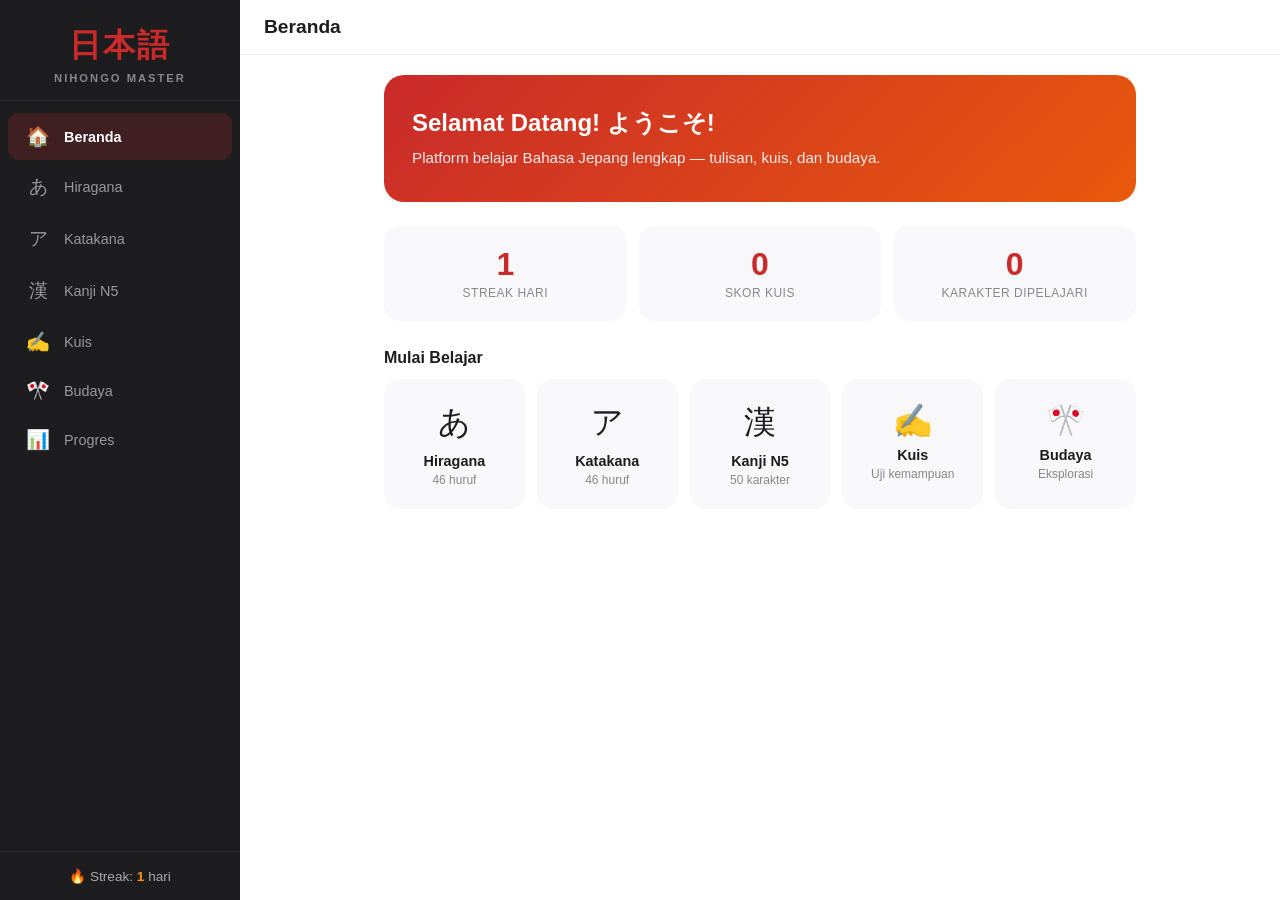
<file: index.html>
<!DOCTYPE html>
<html lang="id">
<head>
    <meta charset="UTF-8">
    <meta name="viewport" content="width=device-width, initial-scale=1.0, user-scalable=no">
    <title>Nihongo Master - Belajar Bahasa & Budaya Jepang</title>
    <link rel="stylesheet" href="style.css">
</head>
<body>
    <div id="app">
        <!-- ===== SIDEBAR NAVIGATION ===== -->
        <nav id="sidebar">
            <div class="sidebar-header">
                <span class="sidebar-logo">日本語</span>
                <span class="sidebar-sub">Nihongo Master</span>
            </div>
            <div class="sidebar-menu">
                <button class="nav-btn active" data-page="home"><span class="nav-icon">🏠</span> Beranda</button>
                <button class="nav-btn" data-page="hiragana"><span class="nav-icon">あ</span> Hiragana</button>
                <button class="nav-btn" data-page="katakana"><span class="nav-icon">ア</span> Katakana</button>
                <button class="nav-btn" data-page="kanji"><span class="nav-icon">漢</span> Kanji N5</button>
                <button class="nav-btn" data-page="quiz"><span class="nav-icon">✍</span> Kuis</button>
                <button class="nav-btn" data-page="culture"><span class="nav-icon">🎌</span> Budaya</button>
                <button class="nav-btn" data-page="progress"><span class="nav-icon">📊</span> Progres</button>
            </div>
            <div class="sidebar-streak">
                <span>🔥 Streak: <strong id="streak-count">0</strong> hari</span>
            </div>
        </nav>

        <!-- ===== OVERLAY for mobile sidebar ===== -->
        <div id="sidebar-overlay"></div>

        <!-- ===== MAIN CONTENT ===== -->
        <main id="main-content">

            <!-- ===== PAGE: HOME ===== -->
            <section class="page active" id="page-home">
                <div class="page-header">
                    <button class="hamburger" id="hamburger">☰</button>
                    <h1>Beranda</h1>
                    <div></div>
                </div>
                <div class="page-body">
                    <div class="hero-card">
                        <h2>Selamat Datang! ようこそ!</h2>
                        <p>Platform belajar Bahasa Jepang lengkap — tulisan, kuis, dan budaya.</p>
                    </div>
                    <div class="quick-stats">
                        <div class="stat-card">
                            <span class="stat-num" id="home-streak">0</span>
                            <span class="stat-label">Streak Hari</span>
                        </div>
                        <div class="stat-card">
                            <span class="stat-num" id="home-quiz-score">0</span>
                            <span class="stat-label">Skor Kuis</span>
                        </div>
                        <div class="stat-card">
                            <span class="stat-num" id="home-chars-learned">0</span>
                            <span class="stat-label">Karakter Dipelajari</span>
                        </div>
                    </div>
                    <div class="quick-modules">
                        <h3>Mulai Belajar</h3>
                        <div class="module-grid">
                            <div class="module-card" data-goto="hiragana">
                                <span class="module-emoji">あ</span>
                                <span class="module-name">Hiragana</span>
                                <span class="module-count">46 huruf</span>
                            </div>
                            <div class="module-card" data-goto="katakana">
                                <span class="module-emoji">ア</span>
                                <span class="module-name">Katakana</span>
                                <span class="module-count">46 huruf</span>
                            </div>
                            <div class="module-card" data-goto="kanji">
                                <span class="module-emoji">漢</span>
                                <span class="module-name">Kanji N5</span>
                                <span class="module-count">50 karakter</span>
                            </div>
                            <div class="module-card" data-goto="quiz">
                                <span class="module-emoji">✍</span>
                                <span class="module-name">Kuis</span>
                                <span class="module-count">Uji kemampuan</span>
                            </div>
                            <div class="module-card" data-goto="culture">
                                <span class="module-emoji">🎌</span>
                                <span class="module-name">Budaya</span>
                                <span class="module-count">Eksplorasi</span>
                            </div>
                        </div>
                    </div>
                </div>
            </section>

            <!-- ===== PAGE: HIRAGANA / KATAKANA / KANJI (Writing Canvas) ===== -->
            <section class="page" id="page-writing">
                <div class="page-header">
                    <button class="hamburger" id="hamburger-writing">☰</button>
                    <h1 id="writing-title">Hiragana</h1>
                    <div></div>
                </div>
                <div class="page-body writing-body">
                    <!-- Module selector tabs -->
                    <div class="writing-tabs">
                        <button class="writing-tab active" data-wtype="hiragana">Hiragana</button>
                        <button class="writing-tab" data-wtype="katakana">Katakana</button>
                        <button class="writing-tab" data-wtype="kanji">Kanji N5</button>
                    </div>
                    <div class="target-area">
                        <div class="target-char" id="writing-char">あ</div>
                        <div class="target-romaji" id="writing-romaji">[ a ]</div>
                    </div>
                    <div class="counter-area">
                        <span>Repetisi: <strong id="writing-counter">0</strong></span>
                        <span id="writing-progress">1/46</span>
                    </div>
                    <div class="canvas-wrapper" id="canvas-wrapper">
                        <canvas id="draw-canvas"></canvas>
                    </div>
                    <div class="writing-controls">
                        <button class="btn btn-nav" id="btn-prev">◀ Sebelum</button>
                        <button class="btn btn-danger" id="btn-clear">✕ Hapus</button>
                        <button class="btn btn-nav" id="btn-next">Berikut ▶</button>
                    </div>
                    <div class="writing-extra-controls">
                        <button class="btn btn-sm" id="btn-reset">↺ Reset Modul</button>
                        <button class="btn btn-sm btn-success" id="btn-check">✓ Cek Progres</button>
                    </div>
                </div>
            </section>

            <!-- ===== PAGE: QUIZ ===== -->
            <section class="page" id="page-quiz">
                <div class="page-header">
                    <button class="hamburger" id="hamburger-quiz">☰</button>
                    <h1>Kuis</h1>
                    <div></div>
                </div>
                <div class="page-body">
                    <div class="quiz-module-selector">
                        <button class="quiz-mod-btn active" data-qtype="hiragana">Hiragana</button>
                        <button class="quiz-mod-btn" data-qtype="katakana">Katakana</button>
                        <button class="quiz-mod-btn" data-qtype="kanji">Kanji</button>
                        <button class="quiz-mod-btn" data-qtype="mixed">Campuran</button>
                    </div>
                    <div id="quiz-start-screen">
                        <div class="quiz-info">
                            <h2>Uji Kemampuanmu!</h2>
                            <p>10 soal pilihan ganda. Dapatkan streak untuk skor maksimal!</p>
                            <div class="quiz-stats-bar">
                                <span>Skor Tertinggi: <strong id="quiz-highscore">0</strong></span>
                                <span>Streak: 🔥 <strong id="quiz-streak-display">0</strong></span>
                            </div>
                        </div>
                        <button class="btn btn-primary" id="btn-start-quiz">Mulai Kuis</button>
                    </div>
                    <div id="quiz-active-screen" class="hidden">
                        <div class="quiz-header">
                            <span>Soal <span id="q-num">1</span>/10</span>
                            <span>Skor: <span id="q-score">0</span></span>
                            <span>🔥 <span id="q-streak">0</span></span>
                        </div>
                        <div class="quiz-question" id="q-question">Huruf apa ini?</div>
                        <div class="quiz-char" id="q-char">あ</div>
                        <div class="quiz-options" id="q-options"></div>
                        <div class="quiz-feedback hidden" id="q-feedback"></div>
                    </div>
                    <div id="quiz-result-screen" class="hidden">
                        <h2>Hasil Kuis</h2>
                        <div class="result-score" id="result-score">0/10</div>
                        <div class="result-streak">🔥 Streak: <span id="result-streak">0</span></div>
                        <div class="result-msg" id="result-msg">Terus berlatih!</div>
                        <div class="result-actions">
                            <button class="btn btn-primary" id="btn-retry">Coba Lagi</button>
                            <button class="btn btn-nav" id="btn-quiz-home">Kembali</button>
                        </div>
                    </div>
                </div>
            </section>

            <!-- ===== PAGE: CULTURE ===== -->
            <section class="page" id="page-culture">
                <div class="page-header">
                    <button class="hamburger" id="hamburger-culture">☰</button>
                    <h1>Eksplorasi Budaya</h1>
                    <div></div>
                </div>
                <div class="page-body">
                    <div class="culture-tabs">
                        <button class="culture-tab active" data-ctab="etika">Etika</button>
                        <button class="culture-tab" data-ctab="sejarah">Sejarah</button>
                        <button class="culture-tab" data-ctab="popculture">Pop Culture</button>
                        <button class="culture-tab" data-ctab="tradisi">Tradisi</button>
                    </div>
                    <div id="culture-content" class="culture-content">
                        <!-- Dinamic content by JS -->
                    </div>
                </div>
            </section>

            <!-- ===== PAGE: PROGRESS ===== -->
            <section class="page" id="page-progress">
                <div class="page-header">
                    <button class="hamburger" id="hamburger-progress">☰</button>
                    <h1>Progres Belajar</h1>
                    <div></div>
                </div>
                <div class="page-body">
                    <div class="progress-stats">
                        <div class="pstat-card">
                            <span class="pstat-num" id="p-hiragana">0%</span>
                            <span class="pstat-label">Hiragana</span>
                        </div>
                        <div class="pstat-card">
                            <span class="pstat-num" id="p-katakana">0%</span>
                            <span class="pstat-label">Katakana</span>
                        </div>
                        <div class="pstat-card">
                            <span class="pstat-num" id="p-kanji">0%</span>
                            <span class="pstat-label">Kanji</span>
                        </div>
                    </div>
                    <div class="progress-detail">
                        <h3>Detail Karakter</h3>
                        <div id="progress-detail-list"></div>
                    </div>
                    <div class="progress-actions">
                        <button class="btn btn-danger" id="btn-reset-all">Reset Semua Data</button>
                    </div>
                </div>
            </section>

        </main>
    </div>
    <script src="app.js"></script>
</body>
</html>
</file>
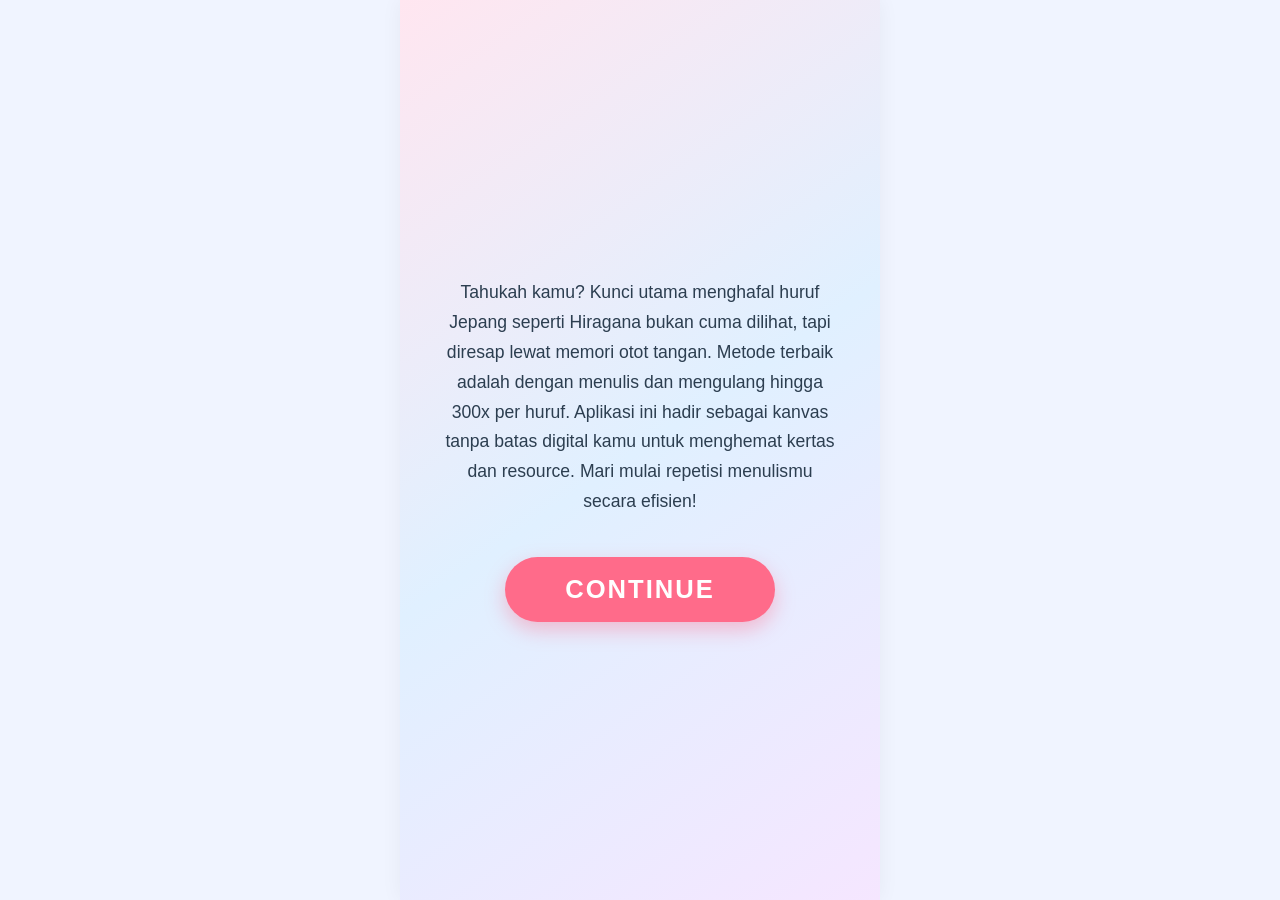
<file: hiragana.html>
<!DOCTYPE html>
<html lang="id">
<head>
    <meta charset="UTF-8">
    <meta name="viewport" content="width=device-width, initial-scale=1.0, user-scalable=no">
    <title>JP-Write - Latihan Menulis Hiragana</title>
    <style>
        /* Reset dasar */
        *, *::before, *::after {
            box-sizing: border-box;
            margin: 0;
            padding: 0;
        }

        body {
            font-family: 'Segoe UI', 'Helvetica Neue', Arial, sans-serif;
            background: #f0f4ff;
            min-height: 100vh;
            display: flex;
            justify-content: center;
            align-items: center;
            touch-action: manipulation;
        }

        #app {
            width: 100%;
            max-width: 480px;
            min-height: 100vh;
            background: white;
            box-shadow: 0 0 20px rgba(0,0,0,0.05);
            display: flex;
            flex-direction: column;
        }

        /* ===== Halaman 1: Intro ===== */
        #page-intro {
            display: flex;
            flex-direction: column;
            justify-content: center;
            align-items: center;
            min-height: 100vh;
            padding: 32px 24px;
            background: linear-gradient(145deg, #ffe6f0, #e0f0ff, #f5e6ff);
            text-align: center;
        }

        #page-intro.hidden {
            display: none;
        }

        .intro-text {
            font-size: 1.1rem;
            line-height: 1.7;
            color: #2c3e50;
            margin-bottom: 40px;
            max-width: 400px;
        }

        .btn-continue {
            background: #ff6b8a;
            color: white;
            border: none;
            border-radius: 40px;
            padding: 18px 60px;
            font-size: 1.6rem;
            font-weight: 700;
            letter-spacing: 2px;
            cursor: pointer;
            box-shadow: 0 8px 20px rgba(255,107,138,0.4);
            transition: transform 0.15s;
            touch-action: manipulation;
        }

        .btn-continue:active {
            transform: scale(0.96);
        }

        /* ===== Halaman 2: Kanvas Utama ===== */
        #page-main {
            display: none;
            flex-direction: column;
            flex: 1;
            min-height: 100vh;
            padding: 8px 12px;
            background: #fafcff;
        }

        #page-main.active {
            display: flex;
        }

        /* Header */
        .header {
            display: flex;
            justify-content: space-between;
            align-items: center;
            padding: 8px 0 4px;
        }

        .app-title {
            font-size: 1.8rem;
            font-weight: 800;
            color: #2c3e50;
            letter-spacing: 1px;
        }

        .progress-indicator {
            font-size: 1.4rem;
            font-weight: 600;
            color: #5a6b7a;
            background: #eef2f7;
            padding: 6px 16px;
            border-radius: 30px;
        }

        /* Target Area */
        .target-area {
            text-align: center;
            margin: 4px 0 8px;
        }

        .hiragana-char {
            font-size: 4.5rem;
            font-weight: 900;
            line-height: 1.2;
            color: #1a2633;
        }

        .romaji {
            font-size: 1.3rem;
            color: #6c7a8a;
            letter-spacing: 1px;
        }

        /* Counter Area */
        .counter-area {
            text-align: center;
            font-size: 1.4rem;
            font-weight: 600;
            color: #3b5064;
            margin-bottom: 6px;
        }

        .counter-area span {
            background: #e9eff6;
            padding: 4px 18px;
            border-radius: 40px;
        }

        /* Canvas Container */
        .canvas-wrapper {
            position: relative;
            flex: 1;
            min-height: 240px;
            background: white;
            border-radius: 20px;
            box-shadow: inset 0 2px 8px rgba(0,0,0,0.05);
            margin-bottom: 8px;
            touch-action: none; /* mencegah scroll saat menggambar */
        }

        .canvas-wrapper canvas {
            display: block;
            width: 100%;
            height: 100%;
            border-radius: 20px;
            background: white;
            touch-action: none;
        }

        /* Control Buttons */
        .controls {
            display: flex;
            justify-content: space-between;
            align-items: center;
            gap: 8px;
            padding: 8px 0 16px;
        }

        .btn-nav {
            background: #e4e9f0;
            border: none;
            border-radius: 30px;
            padding: 14px 20px;
            font-size: 1.2rem;
            font-weight: 700;
            color: #2c3e50;
            cursor: pointer;
            flex: 1;
            transition: background 0.1s;
            touch-action: manipulation;
        }

        .btn-nav:active {
            background: #cfd8e3;
        }

        .btn-delete {
            background: #ff3b5c;
            color: white;
            border: none;
            border-radius: 40px;
            padding: 20px 28px;
            font-size: 1.6rem;
            font-weight: 800;
            cursor: pointer;
            flex: 2;
            box-shadow: 0 4px 12px rgba(255,59,92,0.3);
            transition: transform 0.1s;
            touch-action: manipulation;
        }

        .btn-delete:active {
            transform: scale(0.95);
        }

        /* Responsive fine-tuning */
        @media (max-width: 360px) {
            .hiragana-char { font-size: 3.8rem; }
            .btn-delete { font-size: 1.4rem; padding: 18px 20px; }
            .btn-nav { font-size: 1rem; padding: 12px 8px; }
            .intro-text { font-size: 1rem; }
        }
    </style>
</head>
<body>
    <div id="app">
        <!-- Halaman Intro -->
        <div id="page-intro">
            <p class="intro-text">
                Tahukah kamu? Kunci utama menghafal huruf Jepang seperti Hiragana bukan cuma dilihat, tapi diresap lewat memori otot tangan. Metode terbaik adalah dengan menulis dan mengulang hingga 300x per huruf. Aplikasi ini hadir sebagai kanvas tanpa batas digital kamu untuk menghemat kertas dan resource. Mari mulai repetisi menulismu secara efisien!
            </p>
            <button id="btn-continue" class="btn-continue">CONTINUE</button>
        </div>

        <!-- Halaman Kanvas Utama -->
        <div id="page-main">
            <div class="header">
                <div class="app-title">JP-Write</div>
                <div class="progress-indicator" id="progress">1/5</div>
            </div>

            <div class="target-area">
                <div class="hiragana-char" id="hiragana-char">あ</div>
                <div class="romaji" id="romaji">[ a ]</div>
            </div>

            <div class="counter-area">
                <span>Repetisi Tulis: <span id="counter">0</span> / 300</span>
            </div>

            <div class="canvas-wrapper" id="canvas-wrapper">
                <canvas id="draw-canvas"></canvas>
            </div>

            <div class="controls">
                <button id="btn-prev" class="btn-nav">&lt; PREV</button>
                <button id="btn-clear" class="btn-delete">HAPUS</button>
                <button id="btn-next" class="btn-nav">NEXT &gt;</button>
            </div>
        </div>
    </div>

    <script>
        (function() {
            'use strict';

            // ===== Data =====
            // ===== GANTI BAGIAN INI DI ACODE KAMU =====
const hiraganaList = [
    // Baris Vokal (A-I-U-E-O)
    { char: 'あ', romaji: 'a' }, { char: 'い', romaji: 'i' }, { char: 'う', romaji: 'u' }, { char: 'え', romaji: 'e' }, { char: 'お', romaji: 'o' },
    // Baris K (Ka-Ki-Ku-Ke-Ko)
    { char: 'か', romaji: 'ka' }, { char: 'き', romaji: 'ki' }, { char: 'く', romaji: 'ku' }, { char: 'け', romaji: 'ke' }, { char: 'こ', romaji: 'ko' },
    // Baris S (Sa-Shi-Su-Se-So)
    { char: 'さ', romaji: 'sa' }, { char: 'し', romaji: 'shi' }, { char: 'す', romaji: 'su' }, { char: 'せ', romaji: 'se' }, { char: 'そ', romaji: 'so' },
    // Baris T (Ta-Chi-Tsu-Te-To)
    { char: 'た', romaji: 'ta' }, { char: 'ち', romaji: 'chi' }, { char: 'つ', romaji: 'tsu' }, { char: 'て', romaji: 'te' }, { char: 'と', romaji: 'to' },
    // Baris N (Na-Ni-Nu-Ne-No)
    { char: 'な', romaji: 'na' }, { char: 'に', romaji: 'ni' }, { char: 'ぬ', romaji: 'nu' }, { char: 'ね', romaji: 'ne' }, { char: 'の', romaji: 'no' },
    // Baris H (Ha-Hi-Fu-He-Ho)
    { char: 'は', romaji: 'ha' }, { char: 'ひ', romaji: 'hi' }, { char: 'ふ', romaji: 'fu' }, { char: 'へ', romaji: 'he' }, { char: 'ほ', romaji: 'ho' },
    // Baris M (Ma-Mi-Mu-Me-Mo)
    { char: 'ま', romaji: 'ma' }, { char: 'み', romaji: 'mi' }, { char: 'む', romaji: 'mu' }, { char: 'め', romaji: 'me' }, { char: 'も', romaji: 'mo' },
    // Baris Y (Ya-Yu-Yo)
    { char: 'や', romaji: 'ya' }, { char: 'ゆ', romaji: 'yu' }, { char: 'よ', romaji: 'yo' },
    // Baris R (Ra-Ri-Ru-Re-Ro)
    { char: 'ら', romaji: 'ra' }, { char: 'り', romaji: 'ri' }, { char: 'る', romaji: 'ru' }, { char: 'れ', romaji: 're' }, { char: 'ろ', romaji: 'ro' },
    // Baris W & N (Wa-Wo-n)
    { char: 'わ', romaji: 'wa' }, { char: 'を', romaji: 'wo' }, { char: 'ん', romaji: 'n' }
];
// ==========================================
            const totalChars = hiraganaList.length;
            // Array hitungan repetisi per huruf (default 0)
            let repetitionCounts = new Array(totalChars).fill(0);
            let currentIndex = 0; // index huruf aktif

            // ===== DOM References =====
            const pageIntro = document.getElementById('page-intro');
            const pageMain = document.getElementById('page-main');
            const btnContinue = document.getElementById('btn-continue');
            const hiraganaCharEl = document.getElementById('hiragana-char');
            const romajiEl = document.getElementById('romaji');
            const counterEl = document.getElementById('counter');
            const progressEl = document.getElementById('progress');
            const canvas = document.getElementById('draw-canvas');
            const canvasWrapper = document.getElementById('canvas-wrapper');
            const btnPrev = document.getElementById('btn-prev');
            const btnNext = document.getElementById('btn-next');
            const btnClear = document.getElementById('btn-clear');

            // ===== Canvas Setup =====
            let ctx = canvas.getContext('2d');
            let isDrawing = false;
            let lastX = 0, lastY = 0;

            // Resize canvas agar sesuai wrapper
            function resizeCanvas() {
                const rect = canvasWrapper.getBoundingClientRect();
                // Menggunakan device pixel ratio untuk canvas lebih tajam (opsional)
                const dpr = window.devicePixelRatio || 1;
                const width = rect.width;
                const height = rect.height;
                canvas.width = width * dpr;
                canvas.height = height * dpr;
                canvas.style.width = width + 'px';
                canvas.style.height = height + 'px';
                ctx.scale(dpr, dpr);
                // styling coretan
                ctx.strokeStyle = '#1a2633';
                ctx.lineWidth = 5;
                ctx.lineCap = 'round';
                ctx.lineJoin = 'round';
                // isi latar putih
                ctx.fillStyle = 'white';
                ctx.fillRect(0, 0, width, height);
            }

            // Clear canvas (isi putih)
            function clearCanvas() {
                const width = canvas.width / (window.devicePixelRatio || 1);
                const height = canvas.height / (window.devicePixelRatio || 1);
                ctx.fillStyle = 'white';
                ctx.fillRect(0, 0, width, height);
            }

            // ===== Drawing Functions (Touch) =====
            function getTouchPos(e) {
                const rect = canvas.getBoundingClientRect();
                const touch = e.touches ? e.touches[0] : e;
                return {
                    x: touch.clientX - rect.left,
                    y: touch.clientY - rect.top
                };
            }

            function startDrawing(e) {
                e.preventDefault();
                const pos = getTouchPos(e);
                isDrawing = true;
                lastX = pos.x;
                lastY = pos.y;
                // Mulai path baru
                ctx.beginPath();
                ctx.moveTo(lastX, lastY);
            }

            function draw(e) {
                e.preventDefault();
                if (!isDrawing) return;
                const pos = getTouchPos(e);
                ctx.beginPath();
                ctx.moveTo(lastX, lastY);
                ctx.lineTo(pos.x, pos.y);
                ctx.stroke();
                lastX = pos.x;
                lastY = pos.y;
            }

            function stopDrawing(e) {
                e.preventDefault();
                isDrawing = false;
                // Tidak perlu path cleanup
            }

            // ===== UI Update =====
            function updateUI() {
                const item = hiraganaList[currentIndex];
                hiraganaCharEl.textContent = item.char;
                romajiEl.textContent = `[ ${item.romaji} ]`;
                counterEl.textContent = repetitionCounts[currentIndex];
                progressEl.textContent = `${currentIndex + 1}/${totalChars}`;
            }

            // ===== Navigation =====
            function goToPrev() {
                if (currentIndex > 0) {
                    currentIndex--;
                    clearCanvas();
                    updateUI();
                }
            }

            function goToNext() {
                if (currentIndex < totalChars - 1) {
                    currentIndex++;
                    clearCanvas();
                    updateUI();
                }
            }

            function handleClear() {
                // Tambah repetisi +1
                repetitionCounts[currentIndex]++;
                clearCanvas();
                updateUI();
            }

            // ===== Initialize =====
            function init() {
                // Masuk ke halaman utama
                btnContinue.addEventListener('click', function() {
                    pageIntro.classList.add('hidden');
                    pageMain.classList.add('active');
                    // Resize canvas setelah ditampilkan
                    setTimeout(resizeCanvas, 10);
                });

                // Resize canvas saat ukuran berubah (include rotation)
                window.addEventListener('resize', function() {
                    if (pageMain.classList.contains('active')) {
                        resizeCanvas();
                    }
                });

                // Resize juga saat halaman menjadi visible (misal layout shift)
                // Bisa menggunakan ResizeObserver, namun cukup panggil di resize event

                // Canvas touch events
                canvas.addEventListener('touchstart', startDrawing, { passive: false });
                canvas.addEventListener('touchmove', draw, { passive: false });
                canvas.addEventListener('touchend', stopDrawing, { passive: false });
                canvas.addEventListener('touchcancel', stopDrawing, { passive: false });
                //Canvas mouse events (Untuk PC/Laptop/Mouse)
                canvas.addEventListener('mousedown', startDrawing);
                canvas.addEventListener('mousemove', draw);
                window.addEventListener('mouseup', stopDrawing);
                // Tombol kontrol
                btnPrev.addEventListener('click', goToPrev);
                btnNext.addEventListener('click', goToNext);
                btnClear.addEventListener('click', handleClear);

                // Inisialisasi UI dengan index 0
                updateUI();

                // Pastikan canvas sudah siap saat halaman utama pertama kali diaktifkan
                // (resize dipanggil setelah transisi)
            }

            // Mulai
            init();
        })();
    </script>
</body>
</html>
</file>
<file: style.css>
/* ===== style.css ===== */
/* ===== RESET & BASE ===== */
*, *::before, *::after { box-sizing: border-box; margin: 0; padding: 0; }
html { font-size: 16px; }
body {
    font-family: 'Inter', 'Segoe UI', 'Helvetica Neue', Arial, sans-serif;
    background: #f5f5f7;
    color: #1d1d1f;
    min-height: 100vh;
    display: flex;
    justify-content: center;
    touch-action: manipulation;
    -webkit-font-smoothing: antialiased;
}

/* ===== APP CONTAINER ===== */
#app {
    width: 100%;
    max-width: 100%;
    min-height: 100vh;
    display: flex;
    background: #fff;
    position: relative;
}

/* ===== SIDEBAR ===== */
#sidebar {
    width: 240px;
    min-width: 240px;
    background: #1d1d1f;
    color: #f5f5f7;
    display: flex;
    flex-direction: column;
    padding: 0;
    height: 100vh;
    position: sticky;
    top: 0;
    overflow-y: auto;
    z-index: 100;
}
.sidebar-header {
    padding: 24px 20px 16px;
    border-bottom: 1px solid rgba(255,255,255,0.08);
    text-align: center;
}
.sidebar-logo {
    font-size: 2rem;
    font-weight: 900;
    letter-spacing: 2px;
    color: #c92a2a;
}
.sidebar-sub {
    display: block;
    font-size: 0.7rem;
    font-weight: 600;
    text-transform: uppercase;
    letter-spacing: 2px;
    color: #888;
    margin-top: 4px;
}
.sidebar-menu {
    flex: 1;
    padding: 12px 8px;
    display: flex;
    flex-direction: column;
    gap: 2px;
}
.nav-btn {
    background: transparent;
    border: none;
    color: #999;
    font-size: 0.9rem;
    font-weight: 500;
    padding: 12px 16px;
    border-radius: 10px;
    cursor: pointer;
    text-align: left;
    display: flex;
    align-items: center;
    gap: 12px;
    transition: all 0.2s;
    font-family: inherit;
}
.nav-btn:hover { background: rgba(255,255,255,0.06); color: #fff; }
.nav-btn.active {
    background: rgba(201,42,42,0.2);
    color: #fff;
    font-weight: 600;
}
.nav-btn.active .nav-icon { color: #c92a2a; }
.nav-icon { font-size: 1.2rem; width: 28px; text-align: center; }
.sidebar-streak {
    padding: 16px 20px;
    border-top: 1px solid rgba(255,255,255,0.08);
    font-size: 0.85rem;
    color: #aaa;
    text-align: center;
}
.sidebar-streak strong { color: #ff9500; }

/* ===== OVERLAY ===== */
#sidebar-overlay {
    display: none;
    position: fixed;
    top: 0; left: 0; right: 0; bottom: 0;
    background: rgba(0,0,0,0.5);
    z-index: 99;
}
#sidebar-overlay.active { display: block; }

/* ===== MAIN CONTENT ===== */
#main-content {
    flex: 1;
    min-height: 100vh;
    display: flex;
    flex-direction: column;
    overflow-x: hidden;
}

/* ===== PAGES ===== */
.page { display: none; flex-direction: column; flex: 1; }
.page.active { display: flex; }

.page-header {
    display: flex;
    align-items: center;
    justify-content: space-between;
    padding: 16px 24px;
    border-bottom: 1px solid #eee;
    background: #fff;
    position: sticky;
    top: 0;
    z-index: 10;
}
.page-header h1 {
    font-size: 1.2rem;
    font-weight: 700;
    color: #1d1d1f;
}
.hamburger {
    background: none;
    border: none;
    font-size: 1.5rem;
    cursor: pointer;
    color: #1d1d1f;
    padding: 4px;
    display: none;
}
.page-body {
    flex: 1;
    padding: 20px 24px;
    max-width: 800px;
    width: 100%;
    margin: 0 auto;
}

/* ===== BUTTONS ===== */
.btn {
    display: inline-flex;
    align-items: center;
    justify-content: center;
    gap: 8px;
    padding: 12px 24px;
    border: none;
    border-radius: 12px;
    font-size: 0.9rem;
    font-weight: 600;
    cursor: pointer;
    transition: all 0.15s;
    font-family: inherit;
    touch-action: manipulation;
}
.btn:active { transform: scale(0.97); }
.btn-primary { background: #c92a2a; color: #fff; box-shadow: 0 4px 14px rgba(201,42,42,0.3); }
.btn-primary:hover { background: #b02424; }
.btn-nav { background: #e8e8ed; color: #1d1d1f; }
.btn-nav:hover { background: #d8d8df; }
.btn-danger { background: #c92a2a; color: #fff; }
.btn-danger:hover { background: #b02424; }
.btn-sm { padding: 8px 16px; font-size: 0.8rem; border-radius: 8px; }
.btn-success { background: #2b8a3e; color: #fff; }
.btn-success:hover { background: #237032; }

/* ===== HOME PAGE ===== */
.hero-card {
    background: linear-gradient(135deg, #c92a2a 0%, #e8590c 100%);
    color: #fff;
    padding: 32px 28px;
    border-radius: 20px;
    margin-bottom: 24px;
}
.hero-card h2 { font-size: 1.5rem; font-weight: 800; margin-bottom: 8px; }
.hero-card p { font-size: 0.95rem; opacity: 0.9; line-height: 1.5; }
.quick-stats {
    display: grid;
    grid-template-columns: repeat(3, 1fr);
    gap: 12px;
    margin-bottom: 28px;
}
.stat-card {
    background: #f8f8fa;
    border-radius: 16px;
    padding: 20px 12px;
    text-align: center;
}
.stat-num { display: block; font-size: 2rem; font-weight: 800; color: #c92a2a; }
.stat-label { font-size: 0.75rem; color: #888; font-weight: 500; text-transform: uppercase; letter-spacing: 0.5px; }
.quick-modules h3 { font-size: 1rem; font-weight: 700; margin-bottom: 12px; color: #1d1d1f; }
.module-grid {
    display: grid;
    grid-template-columns: repeat(auto-fill, minmax(130px, 1fr));
    gap: 12px;
}
.module-card {
    background: #f8f8fa;
    border-radius: 16px;
    padding: 20px 16px;
    text-align: center;
    cursor: pointer;
    transition: all 0.2s;
    border: 2px solid transparent;
}
.module-card:hover { border-color: #c92a2a; transform: translateY(-2px); }
.module-emoji { display: block; font-size: 2rem; margin-bottom: 8px; }
.module-name { display: block; font-weight: 700; font-size: 0.9rem; color: #1d1d1f; }
.module-count { display: block; font-size: 0.75rem; color: #888; margin-top: 4px; }

/* ===== WRITING PAGE (shared for Hira/Kata/Kanji) ===== */
.writing-tabs {
    display: flex;
    gap: 8px;
    margin-bottom: 16px;
    overflow-x: auto;
    -webkit-overflow-scrolling: touch;
}
.writing-tab {
    padding: 8px 20px;
    border: none;
    border-radius: 30px;
    background: #e8e8ed;
    color: #555;
    font-weight: 600;
    font-size: 0.85rem;
    cursor: pointer;
    white-space: nowrap;
    transition: all 0.2s;
    font-family: inherit;
}
.writing-tab.active { background: #c92a2a; color: #fff; }
.writing-tab:hover:not(.active) { background: #d8d8df; }
.target-area { text-align: center; margin: 8px 0 4px; }
.target-char { font-size: 4.5rem; font-weight: 900; line-height: 1.1; color: #1d1d1f; cursor: pointer; }
.target-char:active { opacity: 0.6; }
.target-romaji { font-size: 1rem; color: #888; letter-spacing: 1px; margin-top: 2px; }
.counter-area {
    display: flex;
    justify-content: center;
    gap: 24px;
    font-size: 0.9rem;
    color: #555;
    margin: 4px 0 8px;
}
.counter-area strong { color: #c92a2a; }
.canvas-wrapper {
    position: relative;
    width: 100%;
    aspect-ratio: 4/3;
    max-height: 400px;
    background: #fff;
    border-radius: 20px;
    box-shadow: inset 0 2px 12px rgba(0,0,0,0.06);
    margin-bottom: 12px;
    touch-action: none;
    border: 2px solid #e8e8ed;
    overflow: hidden;
}
.canvas-wrapper canvas {
    display: block;
    width: 100%;
    height: 100%;
    touch-action: none;
}
.writing-controls {
    display: flex;
    gap: 8px;
    margin-bottom: 8px;
}
.writing-controls .btn { flex: 1; }
.writing-extra-controls {
    display: flex;
    gap: 8px;
    justify-content: center;
}

/* ===== QUIZ PAGE ===== */
.quiz-module-selector {
    display: flex;
    gap: 6px;
    margin-bottom: 20px;
    overflow-x: auto;
    flex-wrap: wrap;
}
.quiz-mod-btn {
    padding: 8px 16px;
    border: none;
    border-radius: 30px;
    background: #e8e8ed;
    color: #555;
    font-weight: 600;
    font-size: 0.8rem;
    cursor: pointer;
    transition: all 0.2s;
    font-family: inherit;
}
.quiz-mod-btn.active { background: #c92a2a; color: #fff; }
.quiz-info { text-align: center; margin-bottom: 24px; }
.quiz-info h2 { font-size: 1.4rem; font-weight: 800; margin-bottom: 8px; }
.quiz-info p { color: #888; font-size: 0.9rem; margin-bottom: 16px; }
.quiz-stats-bar {
    display: flex;
    justify-content: center;
    gap: 24px;
    font-size: 0.9rem;
    color: #555;
    margin-bottom: 20px;
}
.quiz-stats-bar strong { color: #c92a2a; }
.quiz-header {
    display: flex;
    justify-content: space-between;
    padding: 12px 16px;
    background: #f8f8fa;
    border-radius: 12px;
    margin-bottom: 16px;
    font-weight: 600;
    font-size: 0.9rem;
}
.quiz-question { text-align: center; font-size: 1.1rem; font-weight: 600; margin-bottom: 8px; }
.quiz-char { text-align: center; font-size: 5rem; font-weight: 900; margin: 8px 0 20px; color: #1d1d1f; }
.quiz-options {
    display: grid;
    grid-template-columns: 1fr 1fr;
    gap: 10px;
    margin-bottom: 16px;
}
.quiz-opt {
    padding: 16px;
    border: 2px solid #e8e8ed;
    border-radius: 14px;
    background: #fff;
    font-size: 1rem;
    font-weight: 600;
    cursor: pointer;
    transition: all 0.15s;
    text-align: center;
    font-family: inherit;
}
.quiz-opt:active { transform: scale(0.97); }
.quiz-opt.correct { border-color: #2b8a3e; background: #ebfbee; color: #2b8a3e; }
.quiz-opt.wrong { border-color: #c92a2a; background: #fff5f5; color: #c92a2a; }
.quiz-opt.disabled { pointer-events: none; opacity: 0.7; }
.quiz-feedback {
    text-align: center;
    padding: 12px;
    border-radius: 12px;
    font-weight: 600;
    font-size: 0.9rem;
}
.quiz-feedback.correct { background: #ebfbee; color: #2b8a3e; }
.quiz-feedback.wrong { background: #fff5f5; color: #c92a2a; }
.hidden { display: none !important; }
.quiz-result-screen, #quiz-result-screen {
    text-align: center;
}
.result-score { font-size: 3.5rem; font-weight: 900; color: #c92a2a; margin: 16px 0; }
.result-streak { font-size: 1.2rem; color: #ff9500; margin-bottom: 8px; }
.result-msg { font-size: 1rem; color: #555; margin-bottom: 24px; }
.result-actions { display: flex; gap: 12px; justify-content: center; }

/* ===== CULTURE PAGE ===== */
.culture-tabs {
    display: flex;
    gap: 6px;
    margin-bottom: 20px;
    overflow-x: auto;
    flex-wrap: wrap;
}
.culture-tab {
    padding: 8px 18px;
    border: none;
    border-radius: 30px;
    background: #e8e8ed;
    color: #555;
    font-weight: 600;
    font-size: 0.8rem;
    cursor: pointer;
    transition: all 0.2s;
    font-family: inherit;
}
.culture-tab.active { background: #c92a2a; color: #fff; }
.culture-content {
    display: grid;
    gap: 16px;
}
.culture-card {
    background: #f8f8fa;
    border-radius: 16px;
    padding: 20px;
    border-left: 4px solid #c92a2a;
}
.culture-card h3 { font-size: 1rem; font-weight: 700; margin-bottom: 8px; color: #c92a2a; }
.culture-card p { font-size: 0.9rem; line-height: 1.6; color: #444; }
.culture-card .culture-tag {
    display: inline-block;
    background: rgba(201,42,42,0.1);
    color: #c92a2a;
    padding: 4px 12px;
    border-radius: 30px;
    font-size: 0.7rem;
    font-weight: 600;
    margin-top: 8px;
}

/* ===== PROGRESS PAGE ===== */
.progress-stats {
    display: grid;
    grid-template-columns: repeat(3, 1fr);
    gap: 12px;
    margin-bottom: 24px;
}
.pstat-card {
    background: #f8f8fa;
    border-radius: 16px;
    padding: 20px 12px;
    text-align: center;
}
.pstat-num { display: block; font-size: 1.8rem; font-weight: 800; color: #c92a2a; }
.pstat-label { font-size: 0.75rem; color: #888; font-weight: 500; text-transform: uppercase; letter-spacing: 0.5px; }
.progress-detail h3 { font-size: 1rem; font-weight: 700; margin-bottom: 12px; }
#progress-detail-list {
    display: grid;
    grid-template-columns: repeat(auto-fill, minmax(60px, 1fr));
    gap: 6px;
    margin-bottom: 20px;
}
.progress-char-item {
    text-align: center;
    padding: 8px 4px;
    border-radius: 8px;
    font-size: 0.8rem;
    background: #f0f0f2;
}
.progress-char-item.done { background: #ebfbee; color: #2b8a3e; font-weight: 700; }
.progress-char-item .pci-char { display: block; font-size: 1.2rem; }
.progress-char-item .pci-count { font-size: 0.6rem; color: #888; }
.progress-actions { margin-top: 20px; text-align: center; }

/* ===== RESPONSIVE ===== */
@media (max-width: 768px) {
    #sidebar { position: fixed; left: -260px; transition: left 0.3s ease; z-index: 100; }
    #sidebar.open { left: 0; }
    .hamburger { display: block; }
    .page-header { padding: 12px 16px; }
    .page-body { padding: 16px; }
    .quick-stats { grid-template-columns: repeat(3, 1fr); gap: 8px; }
    .stat-num { font-size: 1.5rem; }
    .module-grid { grid-template-columns: repeat(2, 1fr); }
    .target-char { font-size: 3.5rem; }
    .quiz-options { grid-template-columns: 1fr 1fr; }
    .progress-stats { grid-template-columns: repeat(3, 1fr); }
    .writing-tabs { gap: 4px; }
    .writing-tab { font-size: 0.75rem; padding: 6px 14px; }
}
@media (max-width: 480px) {
    .module-grid { grid-template-columns: 1fr 1fr; }
    .quiz-options { grid-template-columns: 1fr; }
    .quick-stats { grid-template-columns: repeat(3, 1fr); }
    .result-score { font-size: 2.5rem; }
    .culture-tabs { gap: 4px; }
    .culture-tab { font-size: 0.7rem; padding: 6px 12px; }
}
@media (min-width: 769px) {
    .hamburger { display: none !important; }
}
</file>
